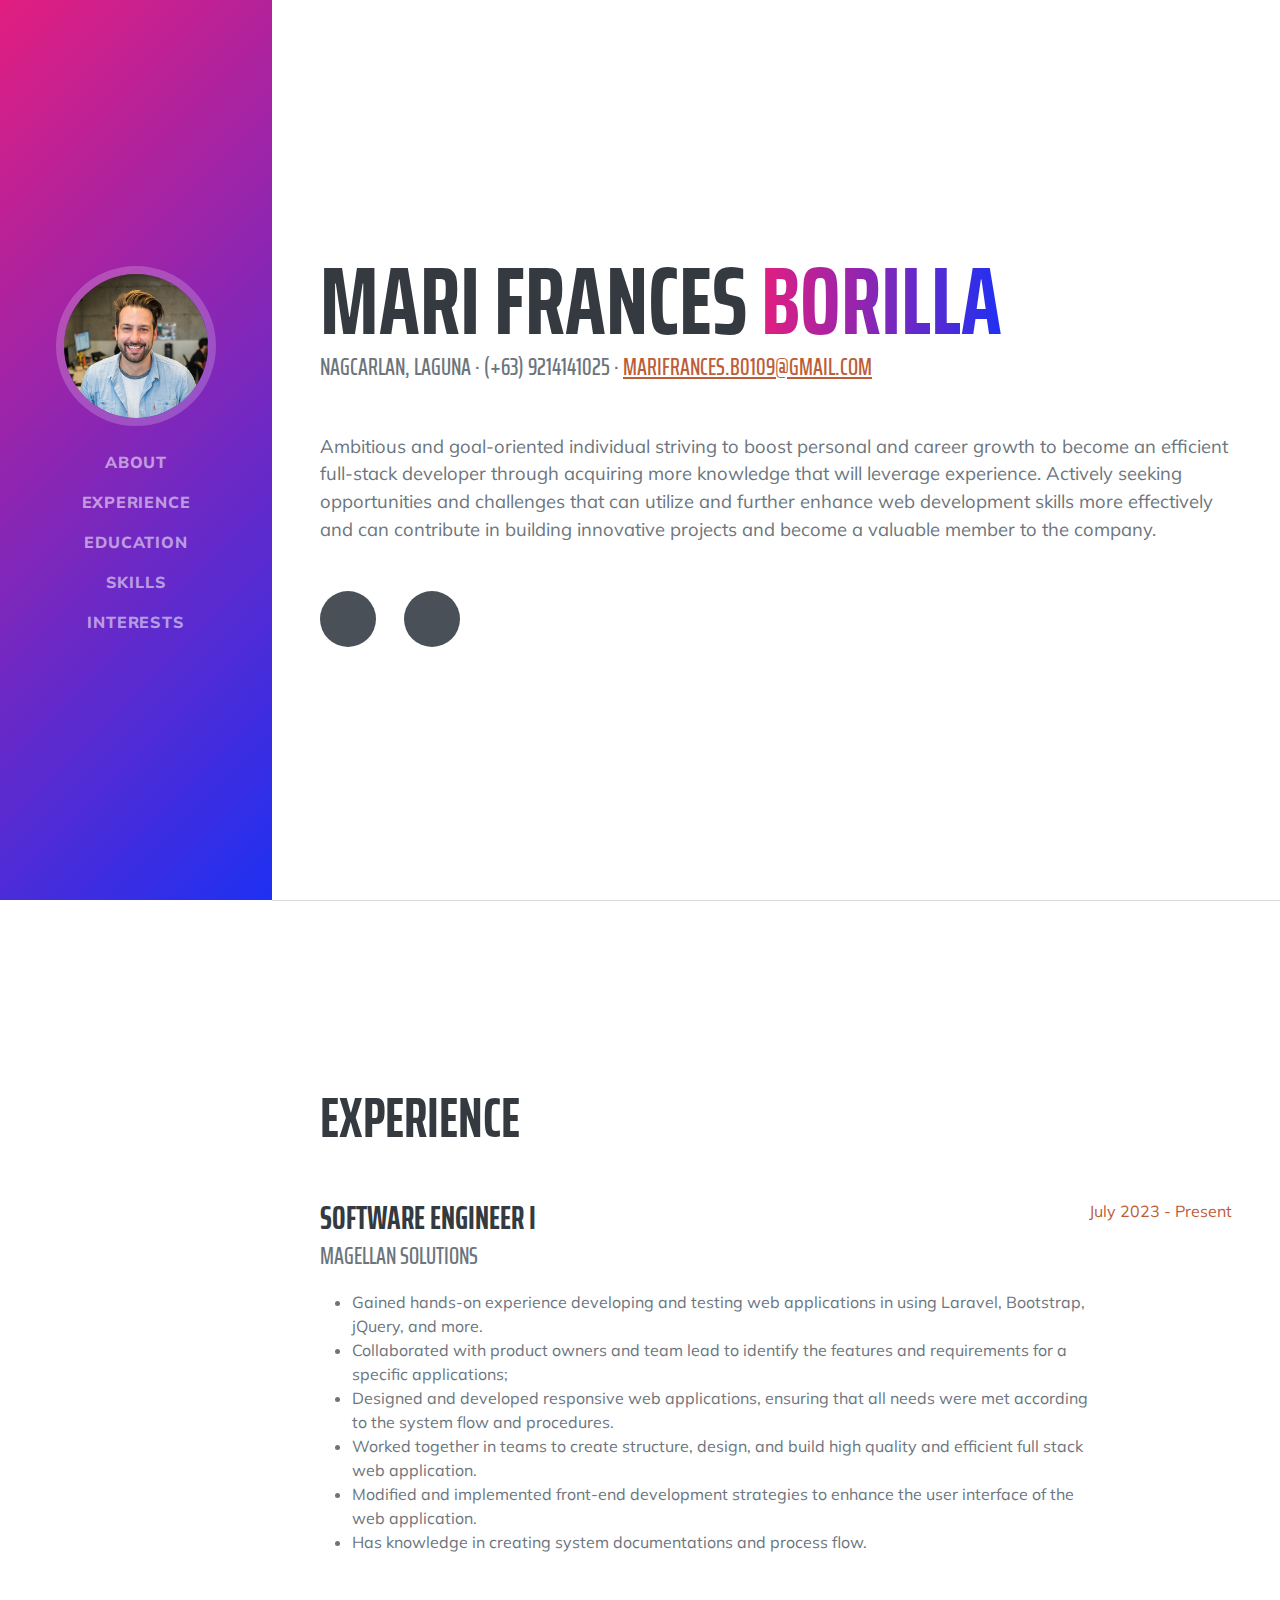
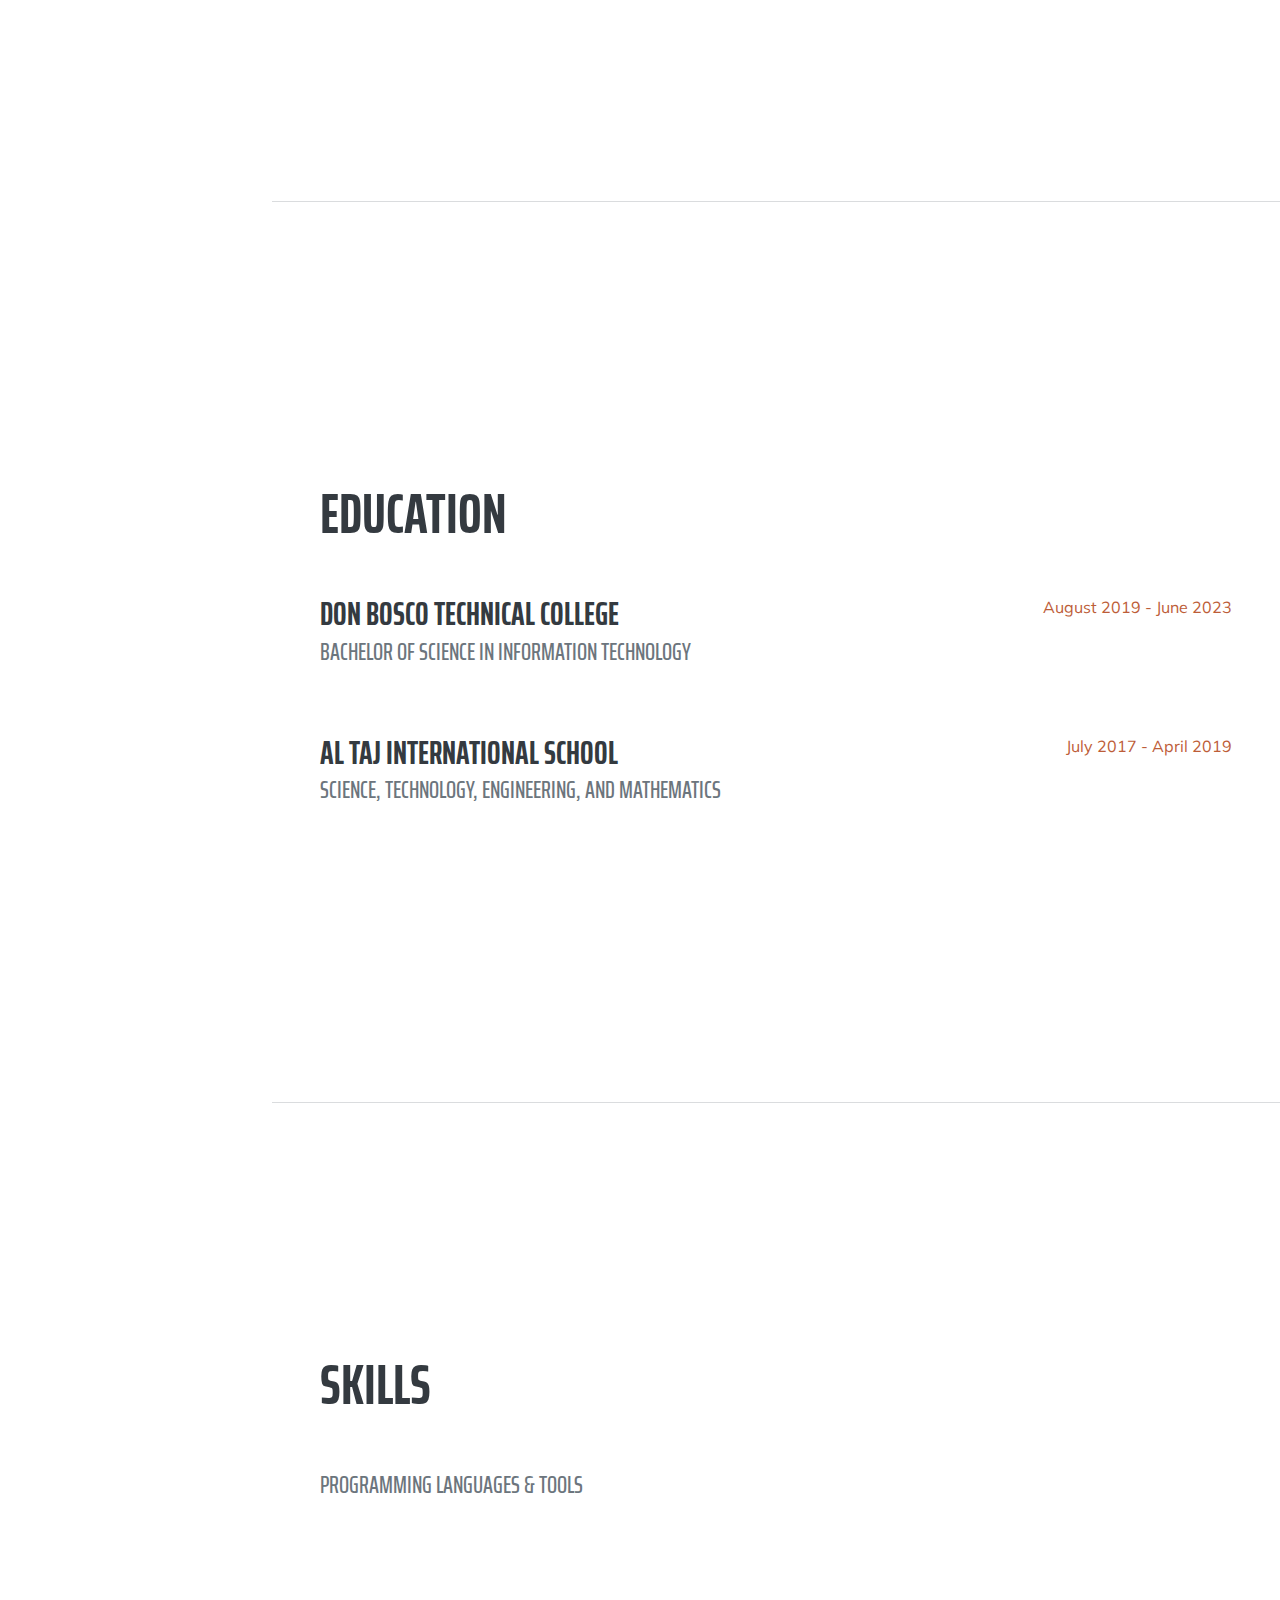
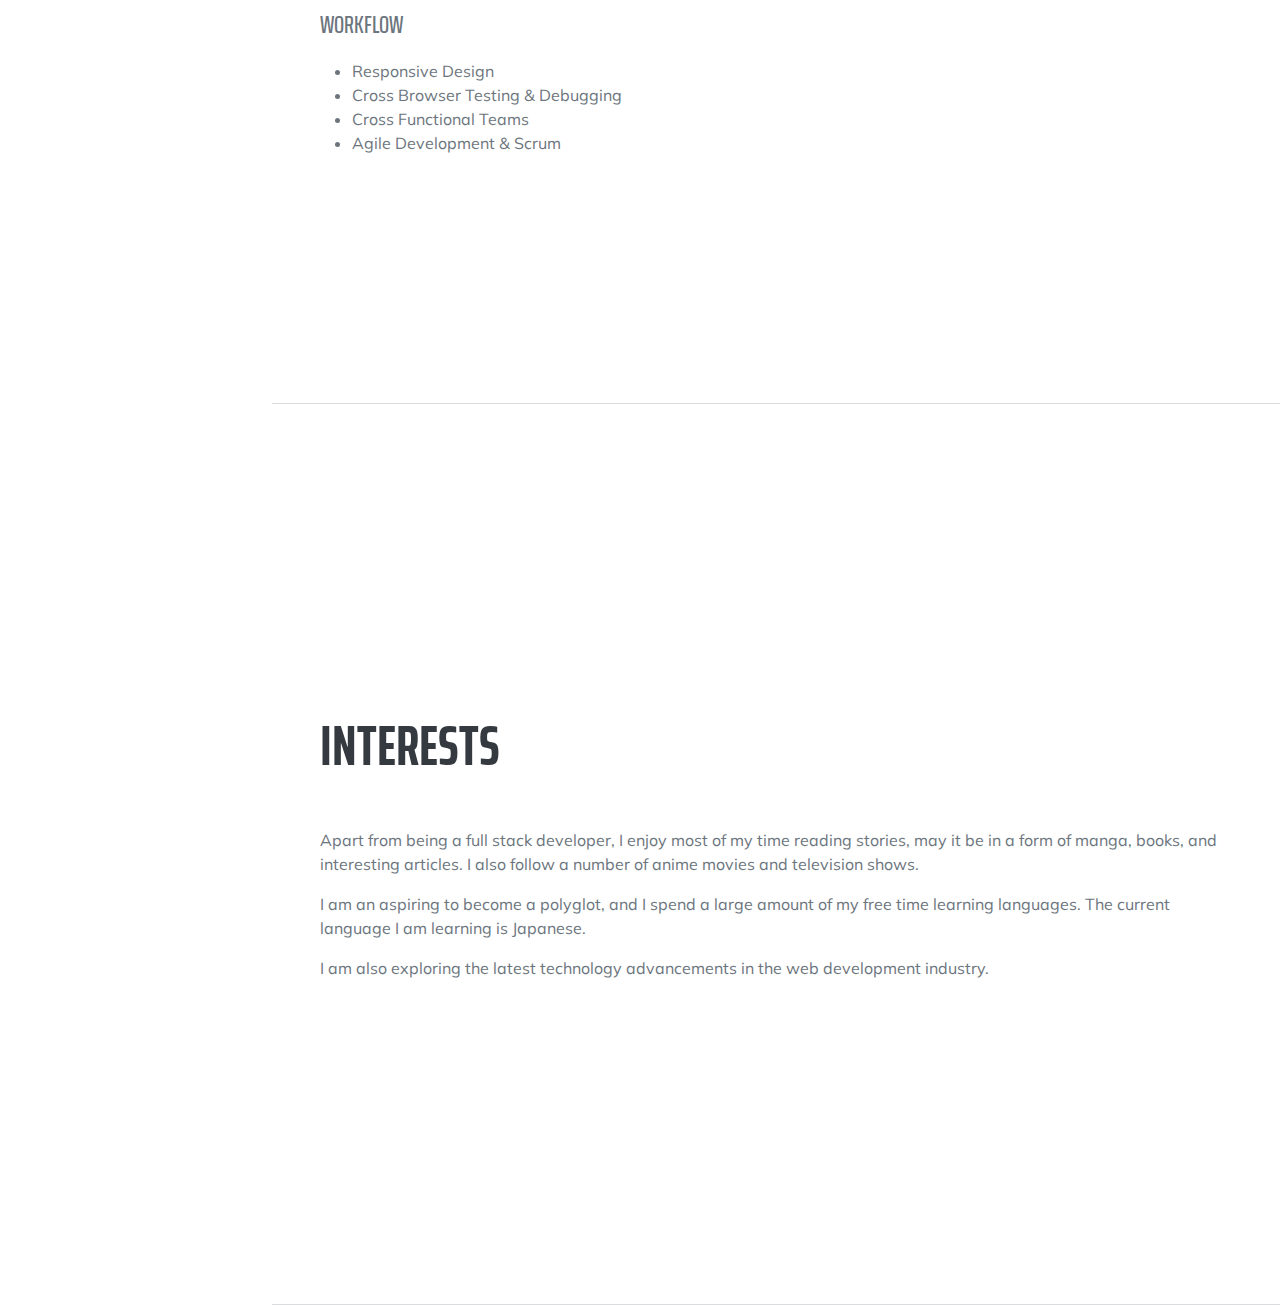
<file: index.html>
<!DOCTYPE html>
<html lang="en">
    <header id="header"></header>
    <body id="page-top">
        
        <main id="content"></main>

        <!-- Core theme JS-->
        <script src="js/scripts.js"></script>
        
        <footer id="footer"></footer>
    </body>
</html>
</file>
